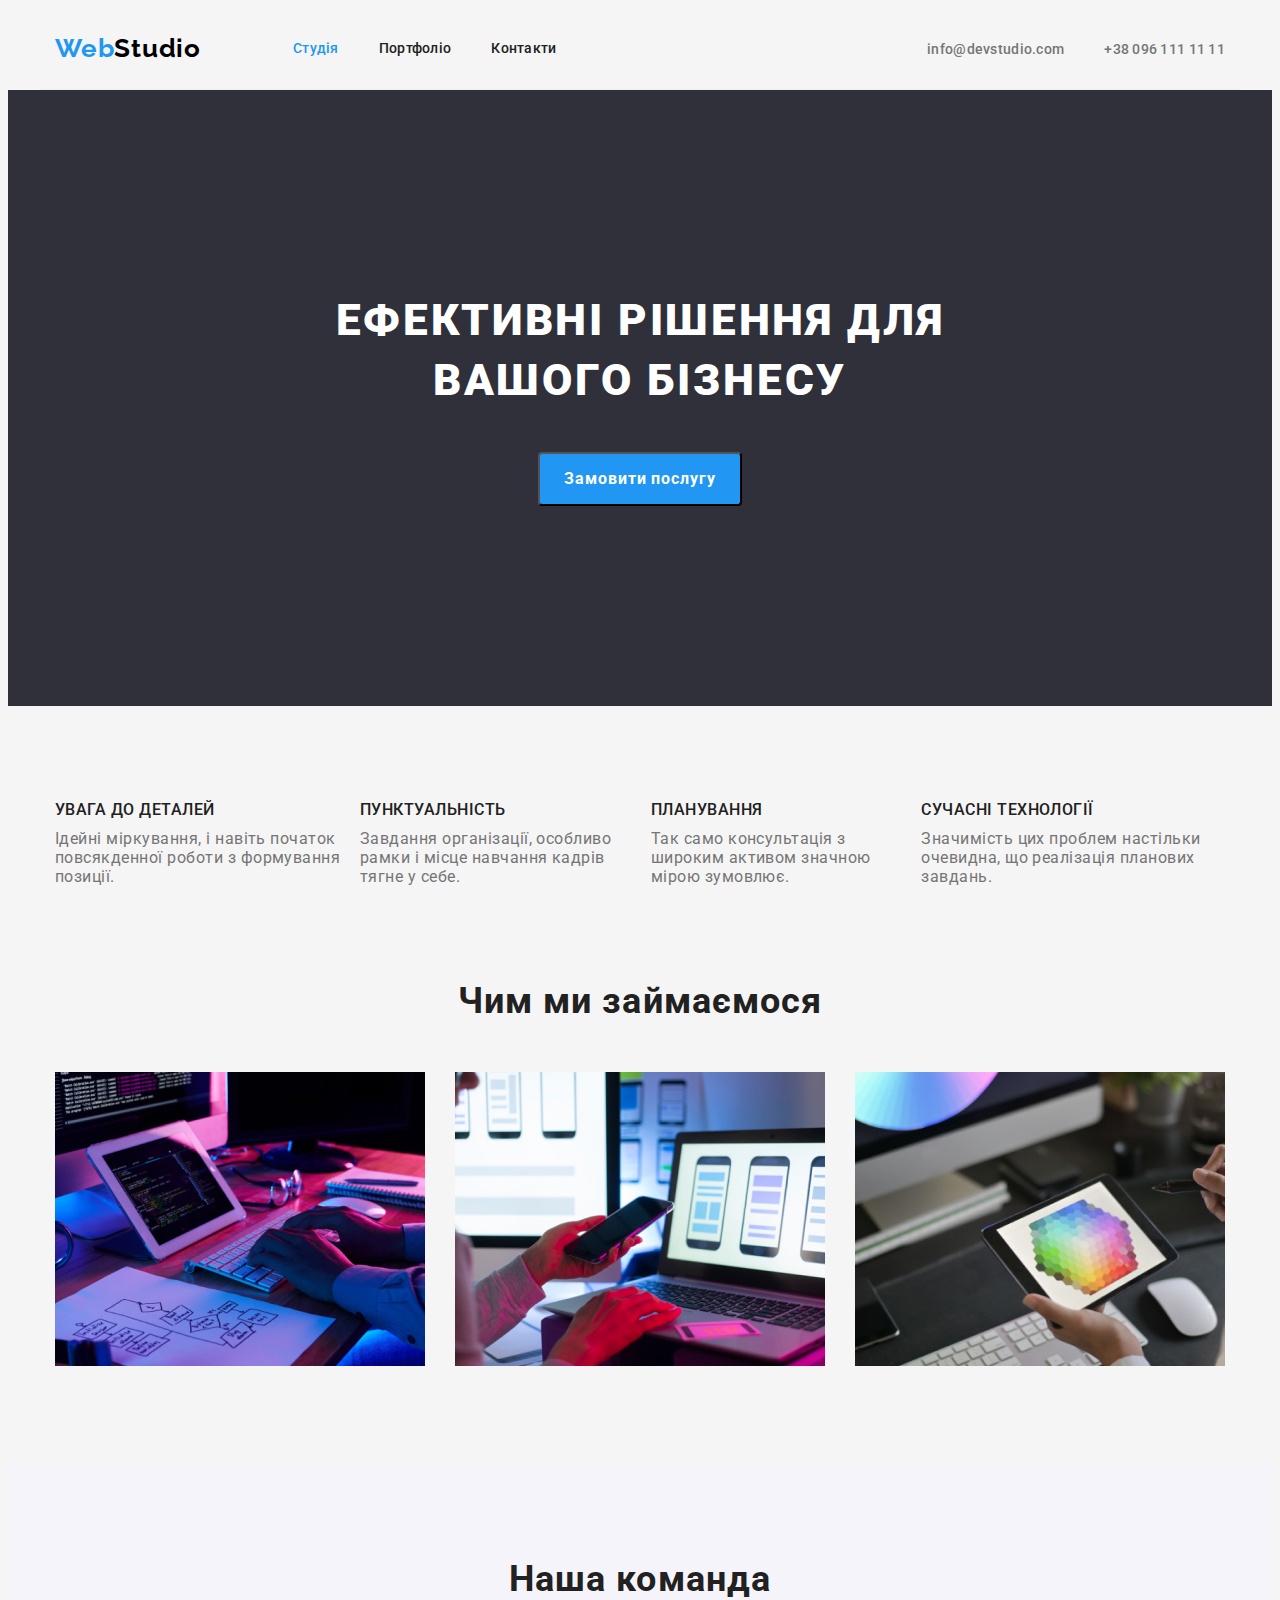
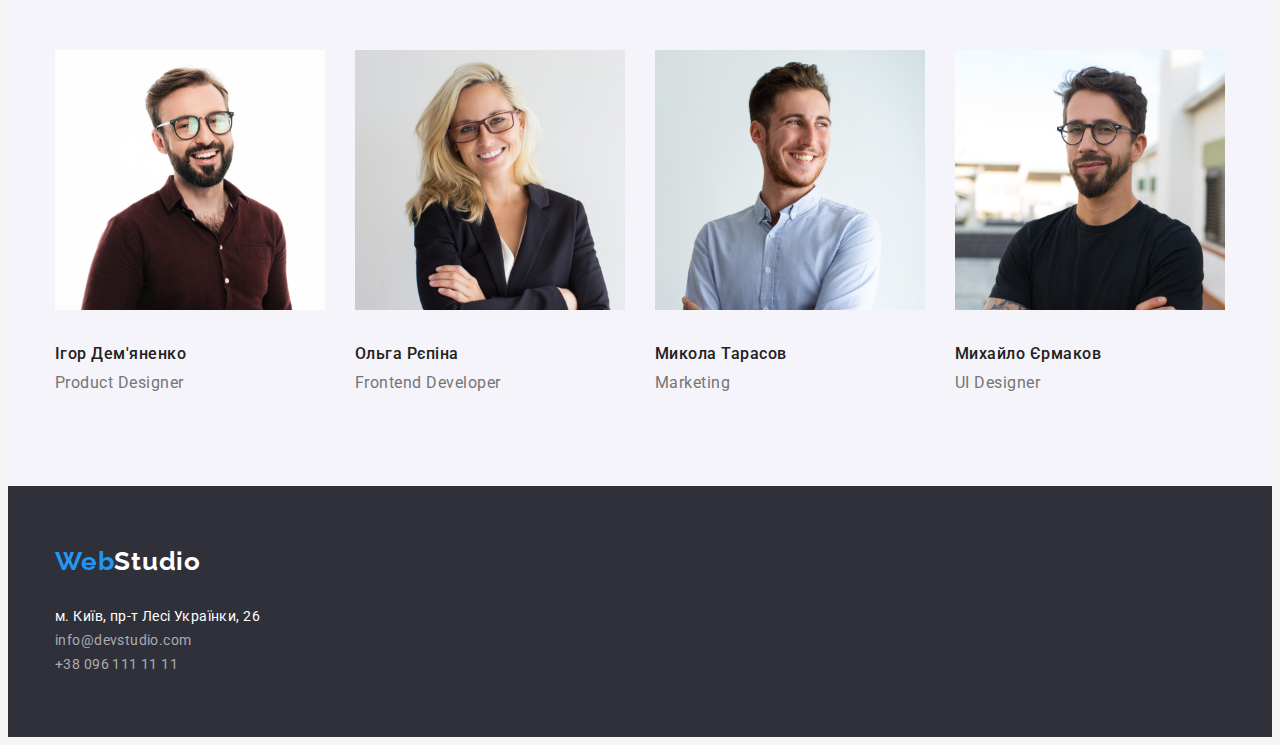
<file: index.html>
<!DOCTYPE html>
<html lang="uk">
  <head>
    <meta charset="UTF-8" />
    <meta http-equiv="X-UA-Compatible" content="IE=edge" />
    <meta name="viewport" content="width=device-width, initial-scale=1.0" />
    <title>WebStudio</title>
    <link
      href="https://fonts.googleapis.com/css2?family=Raleway:wght@700&family=Roboto:wght@400;500;700;900&display=swap"
      rel="stylesheet"
    />
    <link
      rel="stylesheet"
      href="https://cdnjs.cloudflare.com/ajax/libs/modern-normalize/1.1.0/modern-normalize.min.css"
      integrity="sha512-wpPYUAdjBVSE4KJnH1VR1HeZfpl1ub8YT/NKx4PuQ5NmX2tKuGu6U/JRp5y+Y8XG2tV+wKQpNHVUX03MfMFn9Q=="
      crossorigin="anonymous"
      referrerpolicy="no-referrer"
    />
    <link rel="stylesheet" href="./css/styles.css" />
  </head>
  <body class="body">
    <header>
      <div class="header-container container">
        <nav class="nav-container">
          <a lang="en" href="./index.html" class="logo"
            >Web<span class="header-logo">Studio</span></a
          >
          <ul class="site-nav list">
            <li class="item"><a href="#" class="link current">Студія</a></li>
            <li class="item">
              <a href="./portfolio.html" class="link">Портфоліо</a>
            </li>
            <li class="item"><a href="#" class="link">Контакти</a></li>
          </ul>
        </nav>
        <ul class="auth-nav list">
          <li class="item">
            <a lang="en" href="mailto:info@devstudio.com" class="link"
              >info@devstudio.com</a
            >
          </li>
          <li class="item">
            <a href="tel:+380961111111" class="link">+38 096 111 11 11</a>
          </li>
        </ul>
      </div>
    </header>
    <main>
      <!-- Герой -->
      <section class="hero">
        <div class="container">
          <h1 class="title">
            Ефективні рішення для<br />
            вашого бізнесу
          </h1>
          <button type="button" class="button-order">Замовити послугу</button>
        </div>
      </section>
      <!-- Переваги -->
      <section class="section features">
        <div class="container">
          <h2 class="section-title" hidden>Переваги</h2>
          <ul class="feature-list list">
            <li>
              <h3 class="title">УВАГА ДО ДЕТАЛЕЙ</h3>
              <p>
                Ідейні міркування, і навіть початок повсякденної роботи з
                формування позиції.
              </p>
            </li>
            <li>
              <h3 class="title">ПУНКТУАЛЬНІСТЬ</h3>
              <p>
                Завдання організації, особливо рамки і місце навчання кадрів
                тягне у себе.
              </p>
            </li>
            <li>
              <h3 class="title">ПЛАНУВАННЯ</h3>
              <p>
                Так само консультація з широким активом значною мірою зумовлює.
              </p>
            </li>
            <li>
              <h3 class="title">СУЧАСНІ ТЕХНОЛОГІЇ</h3>
              <p>
                Значимість цих проблем настільки очевидна, що реалізація
                планових завдань.
              </p>
            </li>
          </ul>
        </div>
      </section>
      <!-- Чим займаємося -->
      <section class="section">
        <div class="container">
          <h2 class="section-title">Чим ми займаємося</h2>
          <ul class="img-proces list">
            <li class="item">
              <img src="./images/img.jpg" alt="процес роботи1" width="370" />
            </li>
            <li class="item">
              <img src="./images/img-1.jpg" alt="процес роботи2" width="370" />
            </li>
            <li class="item">
              <img src="./images/img-2.jpg" alt="процес роботи3" width="370" />
            </li>
          </ul>
        </div>
      </section>
      <!--Наша комвнда  -->
      <section class="section team">
        <div class="container">
          <h2 class="section-title">Наша команда</h2>
          <ul class="feature-list list">
            <li class="item">
              <img
                src="./images/photo1-1.jpg"
                alt="фото співробітника Ігор"
                width="270"
              />
              <h3 class="title">Ігор Дем'яненко</h3>
              <p>Product Designer</p>
            </li>
            <li class="item">
              <img
                src="./images/photo1-4.jpg"
                alt="фото співробітника Ольга"
                width="270"
              />
              <h3 class="title">Ольга Рєпіна</h3>
              <p>Frontend Developer</p>
            </li>
            <li class="item">
              <img
                src="./images/photo1-3.jpg"
                alt="фото співробітника Микола"
                width="270"
              />
              <h3 class="title">Микола Тарасов</h3>
              <p>Marketing</p>
            </li>
            <li class="item">
              <img
                src="./images/photo1-2.jpg"
                alt="фото співробітника Михайло"
                width="270"
              />
              <h3 class="title">Михайло Єрмаков</h3>
              <p>UI Designer</p>
            </li>
          </ul>
        </div>
      </section>
    </main>
    <footer class="footer">
      <div class="container">
        <a lang="en" href="./index.html" class="logo"
          >Web<span class="footer-logo">Studio</span></a
        >
        <address>
          <ul class="footer-nav list">
            <li>
              <a
                href="https://www.google.de/maps/place/%D0%B1%D1%83%D0%BB%D1%8C%D0%B2%D0%B0%D1%80+%D0%9B%D0%B5%D1%81%D1%96+%D0%A3%D0%BA%D1%80%D0%B0%D1%97%D0%BD%D0%BA%D0%B8,+26,+%D0%9A%D0%B8%D1%97%D0%B2,+%D0%A3%D0%BA%D1%80%D0%B0%D1%97%D0%BD%D0%B0,+02000/@50.4265807,30.5361918,17z/data=!4m13!1m7!3m6!1s0x40d4cf0e033ecbe9:0x57a4dffefec77da0!2z0LHRg9C70YzQstCw0YAg0JvQtdGB0ZYg0KPQutGA0LDRl9C90LrQuCwgMjYsINCa0LjRl9CyLCDQo9C60YDQsNGX0L3QsCwgMDIwMDA!3b1!8m2!3d50.4265807!4d30.5383858!3m4!1s0x40d4cf0e033ecbe9:0x57a4dffefec77da0!8m2!3d50.4265807!4d30.5383858?hl=uk"
                target="_blank"
                rel="noopener noreferrer nofollow"
                class="link-primary"
                >м. Київ, пр-т Лесі Українки, 26</a
              >
            </li>
            <li>
              <a
                lang="en"
                href="mailto:info@devstudio.com"
                class="link-secondary"
                >info@devstudio.com</a
              >
            </li>
            <li>
              <a href="tel:+380961111111" class="link-secondary"
                >+38 096 111 11 11</a
              >
            </li>
          </ul>
        </address>
      </div>
    </footer>
  </body>
</html>
</file>
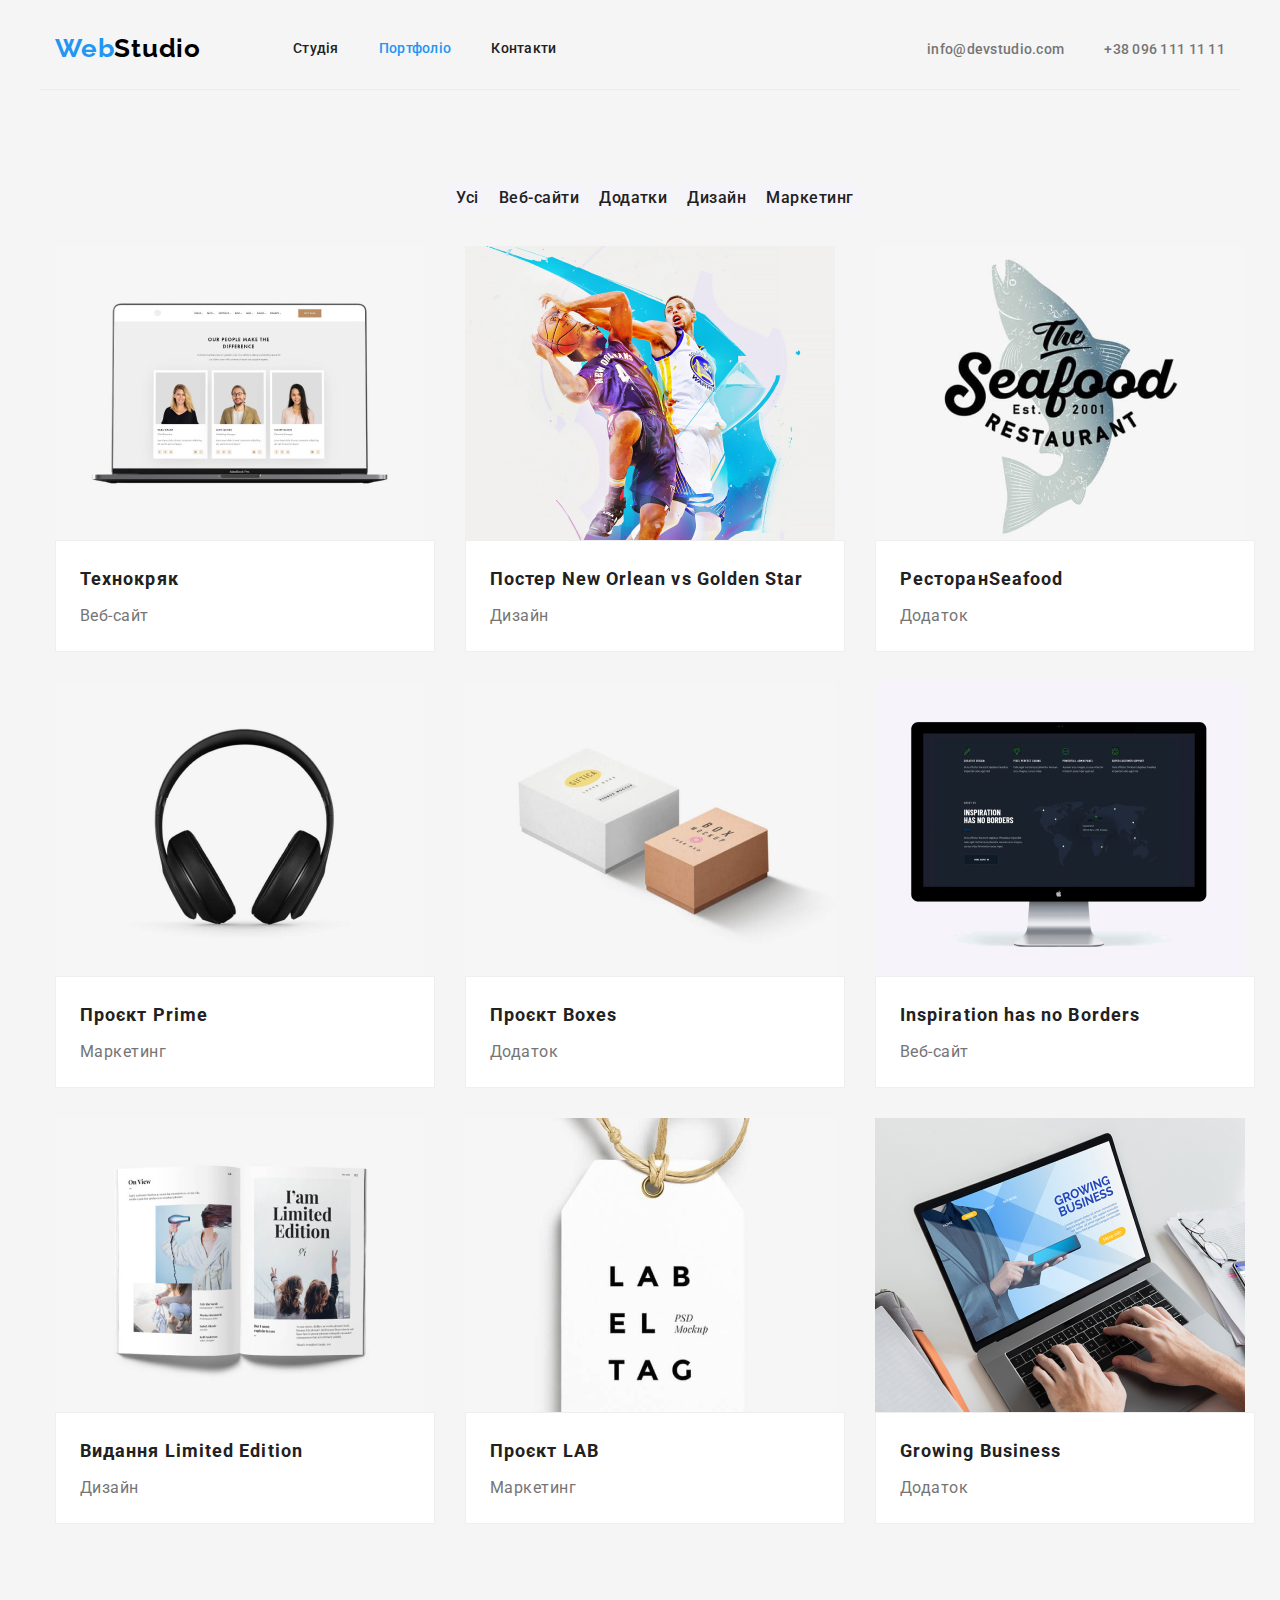
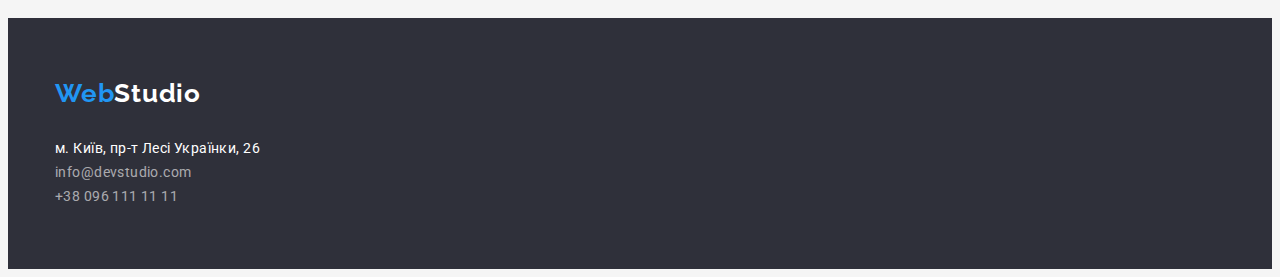
<file: portfolio.html>
<!DOCTYPE html>
<html lang="uk">
  <head>
    <meta charset="UTF-8" />
    <meta http-equiv="X-UA-Compatible" content="IE=edge" />
    <meta name="viewport" content="width=device-width, initial-scale=1.0" />
    <title>WebStudio</title>
    <link
      href="https://fonts.googleapis.com/css2?family=Raleway:wght@700&family=Roboto:wght@400;500;700;900&display=swap"
      rel="stylesheet"
    />
    <link
      rel="stylesheet"
      href="https://cdnjs.cloudflare.com/ajax/libs/modern-normalize/1.1.0/modern-normalize.min.css"
      integrity="sha512-wpPYUAdjBVSE4KJnH1VR1HeZfpl1ub8YT/NKx4PuQ5NmX2tKuGu6U/JRp5y+Y8XG2tV+wKQpNHVUX03MfMFn9Q=="
      crossorigin="anonymous"
      referrerpolicy="no-referrer"
    />
    <link rel="stylesheet" href="./css/styles.css" />
  </head>
  <body class="body">
    <header>
      <div class="header-container container">
        <nav class="nav-container">
          <a lang="en" href="./index.html" class="logo"
            >Web<span class="header-logo">Studio</span></a
          >
          <ul class="site-nav list">
            <li class="item"><a href="./index.html" class="link">Студія</a></li>
            <li class="item"><a href="#" class="link current">Портфоліо</a></li>
            <li class="item"><a href="#" class="link">Контакти</a></li>
          </ul>
        </nav>
        <ul class="auth-nav list">
          <li class="item">
            <a lang="en" href="mailto:info@devstudio.com" class="link"
              >info@devstudio.com</a
            >
          </li>
          <li class="item">
            <a href="tel:+380961111111" class="link">+38 096 111 11 11</a>
          </li>
        </ul>
      </div>
    </header>
    <main>
      <section class="section">
        <div class="container">
        <h1 hidden>Наші проєкти</h1>
        <ul class="page-nav-button list">
          <li class="item"><button type="button" class="button-filter">Усі</button></li>
          <li class="item">
            <button type="button" class="button-filter">Веб-сайти</button>
          </li>
          <li class="item"><button type="button" class="button-filter">Додатки</button></li>
          <li class="item"><button type="button" class="button-filter">Дизайн</button></li>
          <li class="item">
            <button type="button" class="button-filter">Маркетинг</button>
          </li>
        </ul>
        <ul class="portfolio-list list">
          <li class="item">
            <a href="#" class="link">
              <img
                src="./images/images-portfolio/img(1p).jpg"
                alt="приклад Веб-сайту з 3 картками людей"
              />
             <div class="card-content">
              <h2 class="title">Технокряк</h2>
              <p class="portfolio-pharagraf">Веб-сайт</p>
              </div>
            </a>
          </li>
          <li class="item">
            <a href="#" class="link">
              <img
                src="./images/images-portfolio/img(2p).jpg"
                alt="на фото рекламний банер баскетбольній команді приклад двоє баскетболістів"
              />
             <div class="card-content">
                 <h2 class="title">
                Постер<span lang="en"> New Orlean vs Golden Star</span>
              </h2>
              <p class="portfolio-pharagraf">Дизайн</p>
             </div>
            </a>
          </li>
          <li class="item">
            <a href="#" class="link">
              <img
                src="./images/images-portfolio/img(3p).jpg"
                alt="лого ресторану з рибою"
              />
              <div class="card-content">
                <h2 class="title">Ресторан<span lang="en">Seafood</span></h2>
                <p class="portfolio-pharagraf">Додаток</p>
              </div>
            </a>
          </li>
          <li class="item">
            <a href="#" class="link">
              <img
                src="./images/images-portfolio/img(4p).jpg"
                alt="фото наушників"
              />
             <div class="card-content">
               <h2 class="title">Проєкт <span lang="en">Prime</span></h2>
              <p class="portfolio-pharagraf">Маркетинг</p>
             </div>
            </a>
          </li>
          <li class="item">
            <a href="#" class="link">
              <img src="./images/images-portfolio/img(5p).jpg" alt="" />
             <div class="card-content"> 
              <h2 class="title">Проєкт <span lang="en">Boxes</span></h2>
              <p class="portfolio-pharagraf">Додаток</p>
             </div>
            </a>
          </li>
          <li class="item">
            <a href="#" class="link">
              <img
                src="./images/images-portfolio/img(6p).jpg"
                alt="фото головної сторінки Веб-сайту"
              />
              <div class="card-content">
                 <h2 class="title" lang="en">Inspiration has no Borders</h2>
              <p class="portfolio-pharagraf">Веб-сайт</p>
              </div>
            </a>
          </li>
          <li class="item">
            <a href="#" class="link">
              <img
                src="./images/images-portfolio/img(7p).jpg"
                alt="приклад дизайну книги"
              />
           <div class="card-content">
               <h2 class="title">
                Видання <span lang="en">Limited Edition</span>
              </h2>
              <p class="portfolio-pharagraf">Дизайн</p>
           </div>
            </a>
          </li>
          <li class="item">
            <a href="#" class="link">
              <img
                src="./images/images-portfolio/img(8p).jpg"
                alt="приклад проєкту маркетингу на фото бірка"
              />
              <div class="card-content">
                <h2 class="title">Проєкт <span lang="en">LAB</span></h2>
              <p class="portfolio-pharagraf">Маркетинг</p>
              </div>
            </a>
          </li>
          <li class="item">
            <a href="#" class="link">
              <img
                src="./images/images-portfolio/img(9p).jpg"
                alt="на фото людина
            працююча в цьоиму додатку"
              />
              <div class="card-content">
                <h2 lang="en" class="title" lang="en">Growing Business</h2>
              <p class="portfolio-pharagraf">Додаток</p>
              </div>
            </a>
          </li>
        </ul>
        </div>
      </section>
    </main>
    <footer class="footer">
      <div class="container">
        <a lang="en" href="./index.html" class="logo"
          >Web<span class="footer-logo">Studio</span></a
        >
        <address>
          <ul class="list">
            <li>
              <a
                href="https://www.google.de/maps/place/%D0%B1%D1%83%D0%BB%D1%8C%D0%B2%D0%B0%D1%80+%D0%9B%D0%B5%D1%81%D1%96+%D0%A3%D0%BA%D1%80%D0%B0%D1%97%D0%BD%D0%BA%D0%B8,+26,+%D0%9A%D0%B8%D1%97%D0%B2,+%D0%A3%D0%BA%D1%80%D0%B0%D1%97%D0%BD%D0%B0,+02000/@50.4265807,30.5361918,17z/data=!4m13!1m7!3m6!1s0x40d4cf0e033ecbe9:0x57a4dffefec77da0!2z0LHRg9C70YzQstCw0YAg0JvQtdGB0ZYg0KPQutGA0LDRl9C90LrQuCwgMjYsINCa0LjRl9CyLCDQo9C60YDQsNGX0L3QsCwgMDIwMDA!3b1!8m2!3d50.4265807!4d30.5383858!3m4!1s0x40d4cf0e033ecbe9:0x57a4dffefec77da0!8m2!3d50.4265807!4d30.5383858?hl=uk"
                target="_blank"
                rel="noopener noreferrer nofollow"
                class="link-primary"
                >м. Київ, пр-т Лесі Українки, 26</a
              >
            </li>
            <li>
              <a
                lang="en"
                href="mailto:info@devstudio.com"
                class="link-secondary"
                >info@devstudio.com</a
              >
            </li>
            <li>
              <a href="tel:+380961111111" class="link-secondary"
                >+38 096 111 11 11</a
              >
            </li>
          </ul>
        </address>
     </section>
    </footer>
  </body>
</html>
</file>
<file: css/styles.css>
/* Колір основного тексту #212121 */
  
/* Колір другорядного тексту #757575 */

/* Білий основний #F5F5F5; */

/* Білий прозорий rgba(255, 255, 255, 0.6) */

/* Голубий #2196F3 */

/* Колір темнішого фону #2F303A */

/* Колір світлішого фону #F5F4FA; */

/* bleck #000000 */

/* Білий колір тексту #FFFFFF */

html {
    box-sizing: border-box;
}
*,
*::before, 
*::after {
 box-sizing: inherit;
}

:root {
    --primary-text-color: #212121;
    --secondary-text-color: #757575;
    --white-first-background-color: #F5F5F5;
    --white-second-text-color: rgba(255, 255, 255, 0.6);
    --accent-color: #2196F3;
    --background-dark-color: #2F303A;
    --background-light-color: #F5F4FA;
    --full-bleck-color: #000000;
    --full-white-color:#FFFFFF;
}
.body {
    background-color:var(--white-first-background-color) ;
    color: var(--secondary-text-color) ;
    
    
    font-family: Roboto, sans-serif;
    letter-spacing: 0.03em ;
    
}


/* CONTAINER */

.container {
        margin-left: auto;
        margin-right: auto;
        width: 1200px;
        padding-left: 15px;
        padding-right: 15px;
}




/* оформлення лого */


.logo {
     

     color:var(--accent-color) ;
     text-decoration: none;
     font-family: 'Raleway';
        font-weight: 700;
        font-size: 26px;
        line-height: 1.2;
        /* identical to box height */
    
        letter-spacing: 0.03em;
}


.footer-logo {
   
color: var(--full-white-color) ;
    text-decoration: none;
font-family: 'Raleway';
        font-weight: 700;
        font-size: 26px;
        line-height: 1.2;
        /* identical to box height */
    
        letter-spacing: 0.03em;
}

.footer-logo:focus,
.footer-logo:hover {
    color: var(--accent-color);
       
    font-family: 'Raleway';
        font-weight: 700;
        font-size: 26px;
        line-height: 1.2;
        /* identical to box height */
    
        letter-spacing: 0.03em;
}

.header-logo {
color: var(--full-bleck-color) ;
        text-decoration: none;
font-family: 'Raleway';
        font-weight: 700;
        font-size: 26px;
        line-height: 1.2;
        /* identical to box height */
    
        letter-spacing: 0.03em;
}

.header-logo:focus,
.header-logo:hover {
    color: var(--accent-color);
     
    font-family: 'Raleway';
        font-weight: 700;
        font-size: 26px;
        line-height: 1.2;
        /* identical to box height */
    
        letter-spacing: 0.03em;
}



/* касування крапок при лішках */
.list {
    list-style: none;
    padding: 0;
    margin: 0;
}

/* header/ */
.header-container {
    display: flex;
    border-bottom: 1px solid #ECECEC;
}

.nav-container {
display: flex;
align-items: center;
}

/* site-nav */

.site-nav {
    display: flex;
    margin-left: 92px;
}


.site-nav .item + .item {
    margin-left: 40px;
}


.site-nav .link {
    display: block;
    padding-top: 32px;
    padding-bottom: 32px;
    
    color: var(--primary-text-color);
    text-decoration: none;
       
    /* font-family: 'Roboto'; */
        font-weight: 500;
        font-size: 14px;
        line-height: 1.2;
        letter-spacing: 0.02em;
}

.site-nav .link:hover,
.site-nav .link:focus {
    color: var(--accent-color);
}

.site-nav .link.current {
    color: var(--accent-color);
}



/* auth-nav */
.auth-nav {
    display: flex;
    align-items: center;
    margin-left: auto;
   
}

.auth-nav .item + .item {
    margin-left: 40px;
}
   


.auth-nav .link {

    color: var(--secondary-text-color);
    text-decoration: none;
    /* font-family: 'Roboto'; */
        font-weight: 500;
        font-size: 14px;
        line-height: 1.2;
        letter-spacing: 0.02em;
}

.auth-nav .link:hover,
.auth-nav .link:focus {
    color: var(--accent-color);
}

/* Секції */


/* секція героя */

.hero {
     padding-top: 200px;
     padding-bottom: 200px;
    background-color:var(--background-dark-color) ;
        
        font-weight: 900;
        font-size: 44px;
        line-height: 1.36;
        /* or 136% */
    
        text-align: center;
        letter-spacing: 0.06em;
        text-transform: uppercase;
}
.hero .title {
    /* margin-top: 0;
    margin-bottom: 30px; */
     margin: 0 auto 30px;
     text-align: center;

    color: var(--full-white-color);
        mar
        max-width: 696px ;
        font-weight: 900;
        font-size: 44px;
        line-height: 60px;
        /* or 136% */
    
        text-align: center;
        letter-spacing: 0.06em;
        text-transform: uppercase;
}
/* button */

.button-order {
     display: inline-block;
     border-radius: 4px;
     padding: 10px 24px;
     min-width: 200px;
     align-items: center;
     text-align: center;
     letter-spacing: 0.06em;

     background-color: var(--accent-color);
     color: var(--full-white-color);
     font-family: inherit;
        font-weight: 700;
        font-size: 16px;
        line-height: 1.88;
        /* identical to box height, or 188% */

            
            
    
      
}



/* section... */

.section {
background-color: var(--white-first-background-color);
padding-top: 94px;
padding-bottom: 94px;
}


/* секція чим займаємося */
.img-proces{
    display: flex;
}
.img-proces .item + .item {
    margin-left: 30px;
}

.section.features {
    padding-bottom: 0;
}

.section-title {
        margin-top: 0;
        margin-bottom: 50px;

        color:var(--primary-text-color);
        /* font-family: 'Roboto'; */
        font-weight: 700;
        font-size: 36px;
        line-height: 1.17;
        text-align: center;
        letter-spacing: 0.03em;
    }


  /* Features and Job  */
.feature-list {
    display: flex;
}

.feature-list .item + .item {
    margin-left: 30px;
} 



.feature-list .title {
    margin-top: 0;  
    margin-bottom: 10px;
    
    color:var(--primary-text-color) ;
      /* font-family: 'Roboto';
        font-style: normal; */
        font-weight: 500;
        font-size: 16px;
        line-height: 1.19;
        /* identical to box height */
    
       
        letter-spacing: 0.03em;
    }

    .feature-list p {
        margin-top: 0;
        margin-bottom: 0;
    }
    .feature-list img {
        margin-top: 0;
        margin-bottom: 30px;
    }
/* color to 3section */
.team {
    background-color: var(--background-light-color);
}



/* Footer */

.footer {
    background-color: var(--background-dark-color);
    padding-top: 60px;
    padding-bottom: 60px;
}

.link-primary {
    display: block;
    margin-top: 28px;
color: var(--full-white-color);
text-decoration: none;

font-family: 'Roboto';
    font-style: normal;
    font-weight: 400;
    font-size: 14px;
    line-height: 1.71;
    /* or 171% */

    letter-spacing: 0.03em;
}
.link-primary:focus,
.link-primary:hover {
 color: var(--accent-color);
}


.link-secondary {
    display: block;
    color: var(--white-second-text-color);
    text-decoration: none;

font-family: 'Roboto';
    font-style: normal;
    font-weight: 400;
    font-size: 14px;
    line-height: 1.71;
    /* or 171% */

    letter-spacing: 0.03em;
}
.link-secondary:focus,
.link-secondary:hover {
    color: var(--accent-color);
}



/* оформлення Портфоліо */




.page-nav-button{
margin-top: 0;
margin-bottom: 34px;
justify-content: center;

}

.portfolio-list {
margin-top: 0;
margin-bottom: 0;
}




.page-nav-button,
.portfolio-list {
    display: flex;
    margin-left: auto;
    margin-right: auto;
    width: 1200px;
    padding-left: 15px;
    padding-right: 15px;
}




/* buttons */



.page-nav-button .button-filter {
    background-color: var(--background-light-color);
    color: var(--primary-text-color) ;

    font-family: inherit;
        font-weight: 500;
        font-size: 16px;
        line-height: 1.63;
       
        text-align: center;
        letter-spacing: 0.03em;
        border-radius: 4px;
        border: none;
     
       
}
.page-nav-button .button-filter:focus,
.page-nav-button .button-filter:hover {
    background-color: var(--accent-color);
    color: var(--full-white-color);

    font-family: inherit;
        font-weight: 500;
        font-size: 16px;
        line-height: 1.63;
    
        text-align: center;
        letter-spacing: 0.03em;
        border-radius: 4px;
        border: none;

} 



 
.page-nav-button .item + .item {
margin-left: 8px;
}

/* список прикладів робіт */

.portfolio-list {
    display: flex;
    flex-wrap: wrap;
    list-style: none;
    padding: 0;
    margin: 0;
    gap: 30px;
    
}

.portfolio-list .item {
    width: calc((100% - 60px) / 3)
  
}

.portfolio-list img {
    display: block;
    max-width: 100%;
    height: auto;
}

/* .portfolio-list .item:nth-child(3n) {
    margin-right: 0;
}
.portfolio-list .item:nth-last-child(-n+3) {
    margin-bottom: 0;
} */


.portfolio-list .link {
    text-decoration: none;
}



.portfolio-list .title {
     margin-top: 0;
     margin-bottom: 4px;

    color: var(--primary-text-color);
    text-decoration: none;

    font-family: 'Roboto';
        font-weight: 700;
        font-size: 18px;
        line-height: 2;
        /* identical to box height, or 200% */
    
        letter-spacing: 0.06em;
}


.card-content {
     background-color: var(--full-white-color);
     border: 1px solid #EEEEEE;
     padding-top: 20px;
     padding-left: 24px;
     padding-bottom: 20px;
     padding-right: 24px;
}

/* колір для абзаців */
.portfolio-list .portfolio-pharagraf {
   


    color: var(--secondary-text-color);
    text-decoration: none;

    font-family: 'Roboto';
        font-weight: 400;
        font-size: 16px;
        line-height: 30px;
        /* identical to box height, or 188% */
    
        letter-spacing: 0.03em;
        margin: 0;
}
</file>
